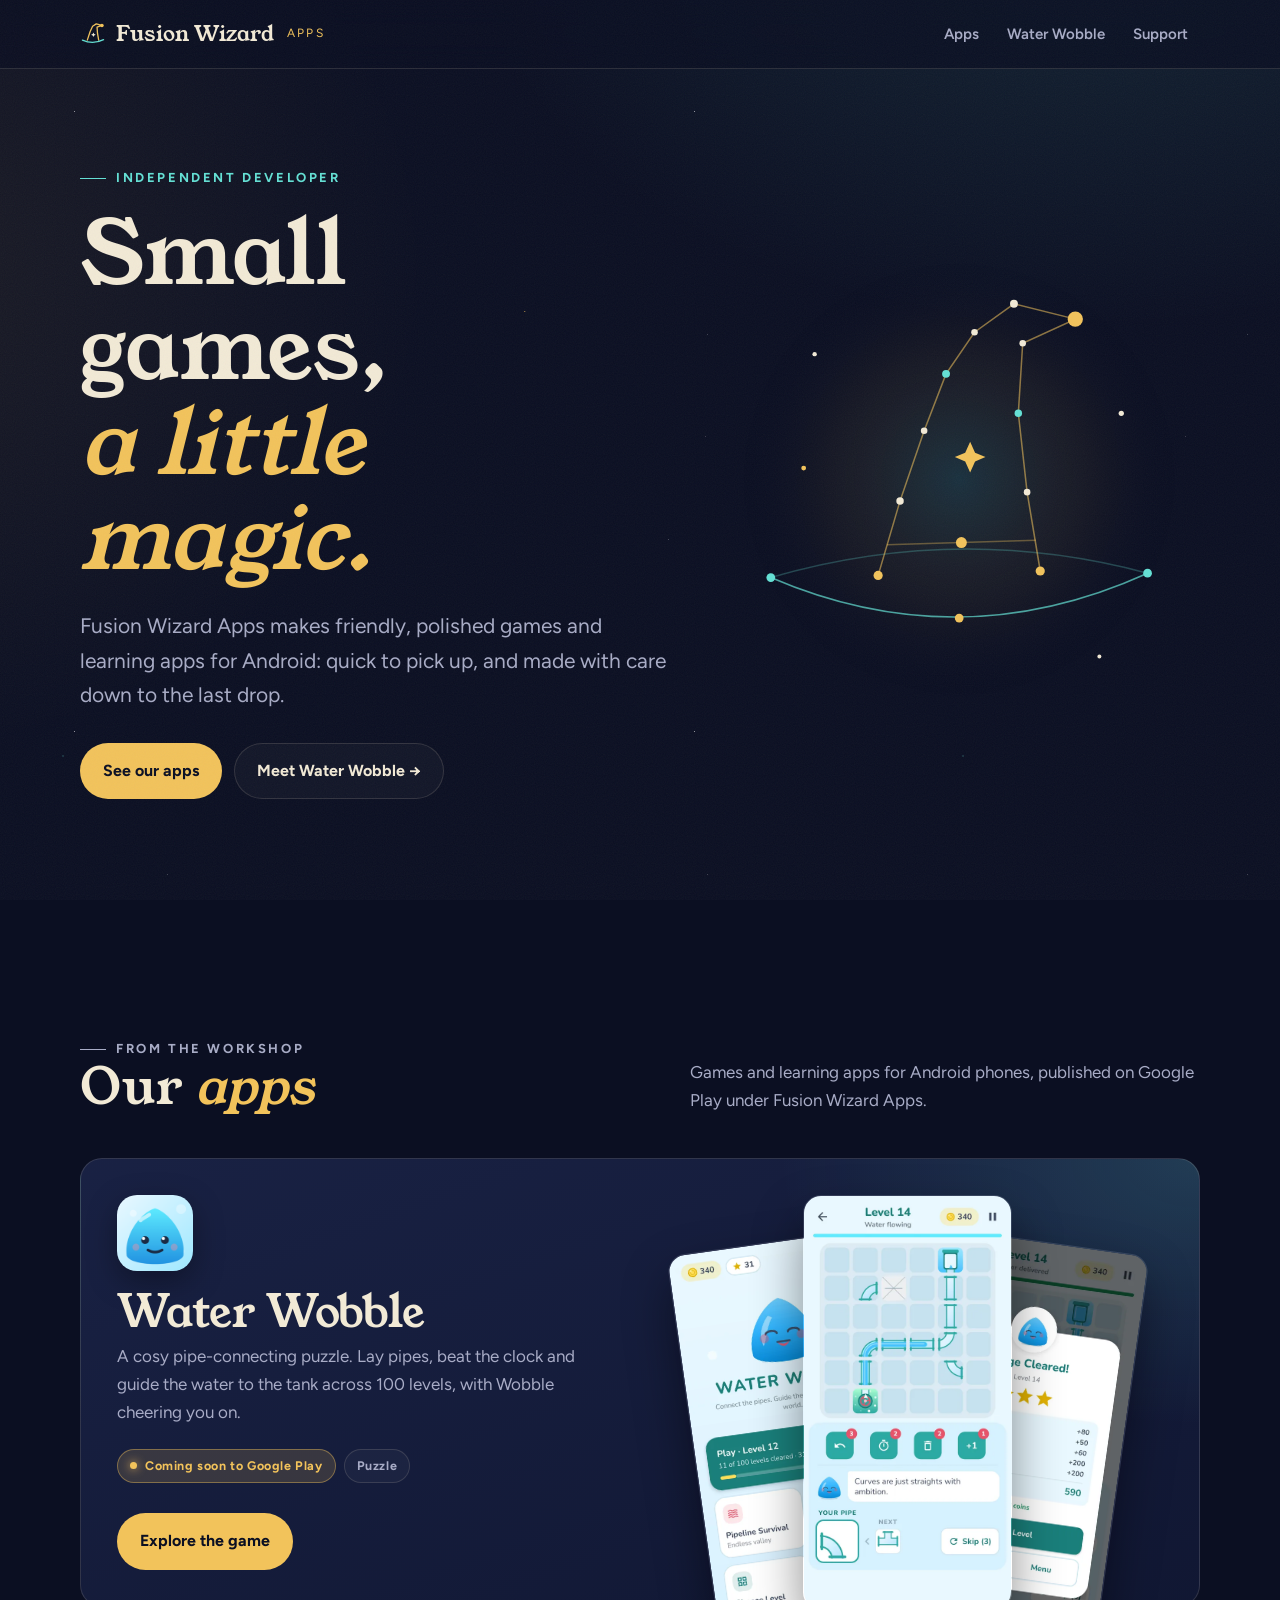
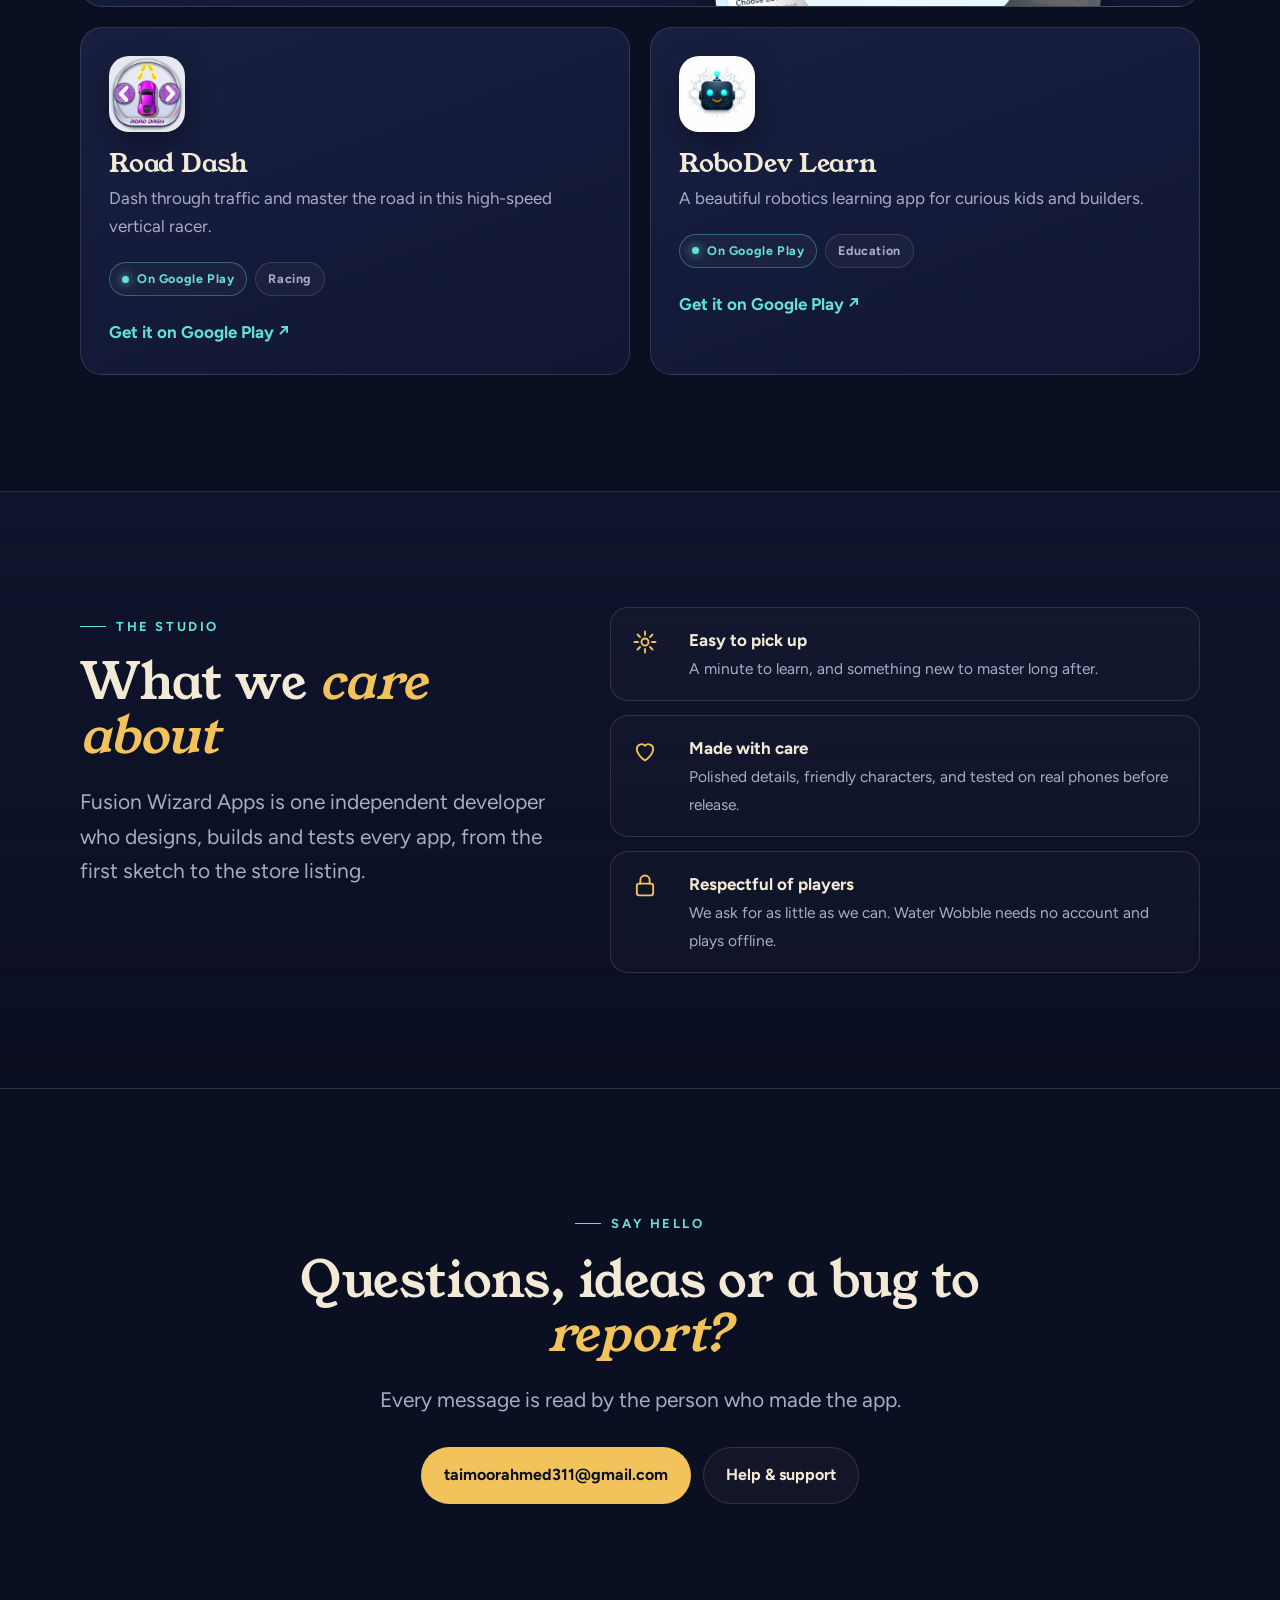
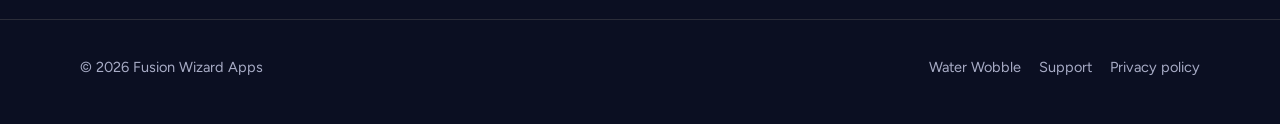
<file: index.html>
<!doctype html>
<html lang="en">
<head>
<meta charset="utf-8">
<meta name="viewport" content="width=device-width, initial-scale=1">
<title>Fusion Wizard Apps</title>
<meta name="description" content="Fusion Wizard Apps is an independent developer making friendly, polished games and learning apps for Android, including Water Wobble, Road Dash and RoboDev Learn.">
<meta name="theme-color" content="#0b0f22">
<link rel="canonical" href="https://fusionwizardapps.github.io/">
<meta property="og:type" content="website">
<meta property="og:title" content="Fusion Wizard Apps">
<meta property="og:description" content="Small games and learning apps for Android, made with a little magic.">
<meta property="og:image" content="https://fusionwizardapps.github.io/assets/img/og-water-wobble.jpg">
<link rel="icon" type="image/svg+xml" href="/assets/favicon.svg">
<link rel="preconnect" href="https://fonts.googleapis.com">
<link rel="preconnect" href="https://fonts.gstatic.com" crossorigin>
<link href="https://fonts.googleapis.com/css2?family=Figtree:wght@400;600;700&family=Young+Serif&display=swap" rel="stylesheet">
<link rel="stylesheet" href="/assets/site.css?v=7">
</head>
<body>
<a class="skip" href="#main">Skip to content</a>

<header class="site-head">
  <div class="wrap">
    <a class="brand" href="/" aria-label="Fusion Wizard Apps, home">
      <svg viewBox="0 0 32 32" aria-hidden="true"><path d="M9 23.5 L12.5 13 L15.5 6.5 L20 3.5 L27 5.5 L21 7.5 L21.5 15 L23 23.5" fill="none" stroke="#f2c35b" stroke-width="1.6" stroke-linejoin="round" stroke-linecap="round"/><path d="M3 23.5 Q16 29.5 29 23" fill="none" stroke="#63e1d5" stroke-width="1.6" stroke-linecap="round"/><circle cx="27" cy="5.5" r="2.2" fill="#f2c35b"/><path d="M16.5 14 l.9 2 2 .9 -2 .9 -.9 2 -.9 -2 -2 -.9 2 -.9 z" fill="#f2ead6"/></svg>
      Fusion Wizard <small>Apps</small>
    </a>
    <nav class="nav" aria-label="Main">
      <a href="/#apps">Apps</a>
      <a href="/water-wobble/">Water Wobble</a>
      <a href="/support/">Support</a>
    </nav>
  </div>
</header>

<main id="main">
  <section class="hero">
    <div class="wrap">
      <div>
        <p class="eyebrow rise">Independent developer</p>
        <h1 class="rise d1">Small games,<br><em>a little magic.</em></h1>
        <p class="lede rise d2">Fusion Wizard Apps makes friendly, polished games and learning apps for Android: quick to pick up, and made with care down to the last drop.</p>
        <div class="row rise d3">
          <a class="btn btn-gold" href="#apps">See our apps</a>
          <a class="btn btn-ghost" href="/water-wobble/">Meet Water Wobble →</a>
        </div>
      </div>

      <!-- A wizard's hat traced in stars: wide brim, a cone whose tip bends over, a band with a buckle star. -->
      <svg class="hat rise d2" viewBox="0 0 420 420" role="img" aria-label="A wizard's hat traced in stars">
        <defs>
          <radialGradient id="halo" cx="50%" cy="50%" r="50%">
            <stop offset="0%" stop-color="#63e1d5" stop-opacity=".18"/>
            <stop offset="60%" stop-color="#f2c35b" stop-opacity=".05"/>
            <stop offset="100%" stop-color="#0b0f22" stop-opacity="0"/>
          </radialGradient>
        </defs>
        <circle class="halo" cx="212" cy="210" r="200"/>
        <!-- brim: the back edge faint, the front edge bright -->
        <path class="thread brim back" d="M40 300 Q212 250 384 296"/>
        <path class="thread brim" d="M40 300 Q212 374 384 296"/>
        <!-- cone: left edge up to the bend, the tip drooping forward, then the right edge back down -->
        <path class="thread" d="M138 298 L158 230 L180 166 L200 114 L226 76 L262 50 L318 64 L270 86 L266 150 L274 222 L286 294"/>
        <!-- band -->
        <path class="thread band" d="M146 270 L282 266"/>
        <path class="sparkle" d="M222 176 L226.5 186 L236 190 L226.5 194 L222 204 L217.5 194 L208 190 L217.5 186 Z"/>
        <circle class="star gold" cx="318" cy="64" r="7"/>
        <circle class="star" cx="262" cy="50" r="3.6"/>
        <circle class="star" cx="226" cy="76" r="3"/>
        <circle class="star aqua" cx="200" cy="114" r="3.6"/>
        <circle class="star" cx="180" cy="166" r="3"/>
        <circle class="star" cx="158" cy="230" r="3.4"/>
        <circle class="star gold" cx="138" cy="298" r="4.2"/>
        <circle class="star" cx="270" cy="86" r="3"/>
        <circle class="star aqua" cx="266" cy="150" r="3.4"/>
        <circle class="star" cx="274" cy="222" r="3"/>
        <circle class="star gold" cx="286" cy="294" r="4.2"/>
        <circle class="star gold" cx="214" cy="268" r="5"/>
        <circle class="star aqua" cx="40" cy="300" r="4"/>
        <circle class="star aqua" cx="384" cy="296" r="4"/>
        <circle class="star gold" cx="212" cy="337" r="4"/>
        <circle class="star" cx="80" cy="96" r="2"/>
        <circle class="star" cx="360" cy="150" r="2.4"/>
        <circle class="star gold" cx="70" cy="200" r="2.2"/>
        <circle class="star" cx="340" cy="372" r="1.8"/>
      </svg>
    </div>
  </section>

  <section id="apps">
    <div class="wrap">
      <div class="section-head">
        <div>
          <p class="eyebrow">From the workshop</p>
          <h2>Our <em>apps</em></h2>
        </div>
        <p>Games and learning apps for Android phones, published on Google Play under Fusion Wizard Apps.</p>
      </div>

      <div class="apps">
        <article class="card card-feature">
          <div>
            <img class="icon" src="/assets/img/ww-icon-192.png" width="76" height="76" alt="Water Wobble app icon">
            <h3>Water Wobble</h3>
            <p>A cosy pipe-connecting puzzle. Lay pipes, beat the clock and guide the water to the tank across 100 levels, with Wobble cheering you on.</p>
            <div class="meta">
              <span class="chip soon"><span class="dot"></span>Coming soon to Google Play</span>
              <span class="chip">Puzzle</span>
            </div>
            <div class="row"><a class="btn btn-gold" href="/water-wobble/">Explore the game</a></div>
          </div>
          <div class="fan" aria-hidden="true">
            <img src="/assets/img/ww-menu.webp" width="540" height="1080" alt="" loading="lazy">
            <img src="/assets/img/ww-flow.webp" width="540" height="1080" alt="" loading="lazy">
            <img src="/assets/img/ww-win.webp" width="540" height="1080" alt="" loading="lazy">
          </div>
        </article>

        <article class="card card-small">
          <img class="icon" src="/assets/img/road-dash-icon.webp" width="76" height="76" alt="Road Dash app icon" loading="lazy">
          <h3>Road Dash</h3>
          <p>Dash through traffic and master the road in this high-speed vertical racer.</p>
          <div class="meta">
            <span class="chip live"><span class="dot"></span>On Google Play</span>
            <span class="chip">Racing</span>
          </div>
          <p style="margin:22px 0 0"><a class="go" href="https://play.google.com/store/apps/details?id=com.road.dash.game" rel="noopener">Get it on Google Play ↗</a></p>
        </article>

        <article class="card card-small">
          <img class="icon" src="/assets/img/robodev-icon.webp" width="76" height="76" alt="RoboDev Learn app icon" loading="lazy">
          <h3>RoboDev Learn</h3>
          <p>A beautiful robotics learning app for curious kids and builders.</p>
          <div class="meta">
            <span class="chip live"><span class="dot"></span>On Google Play</span>
            <span class="chip">Education</span>
          </div>
          <p style="margin:22px 0 0"><a class="go" href="https://play.google.com/store/apps/details?id=com.robodev.learn" rel="noopener">Get it on Google Play ↗</a></p>
        </article>
      </div>
    </div>
  </section>

  <section class="studio">
    <div class="wrap">
      <div>
        <p class="eyebrow">The studio</p>
        <h2>What we <em>care about</em></h2>
        <p class="lede">Fusion Wizard Apps is one independent developer who designs, builds and tests every app, from the first sketch to the store listing.</p>
      </div>
      <ul class="tenets">
        <li>
          <svg viewBox="0 0 24 24" fill="none" stroke="currentColor" stroke-width="1.6" stroke-linecap="round" stroke-linejoin="round" aria-hidden="true"><path d="M12 3v3M12 18v3M3 12h3M18 12h3M5.6 5.6l2.1 2.1M16.3 16.3l2.1 2.1M5.6 18.4l2.1-2.1M16.3 7.7l2.1-2.1"/><circle cx="12" cy="12" r="3"/></svg>
          <div><b>Easy to pick up</b><span>A minute to learn, and something new to master long after.</span></div>
        </li>
        <li>
          <svg viewBox="0 0 24 24" fill="none" stroke="currentColor" stroke-width="1.6" stroke-linecap="round" stroke-linejoin="round" aria-hidden="true"><path d="M12 21s-7-4.4-7-10a4 4 0 0 1 7-2.6A4 4 0 0 1 19 11c0 5.6-7 10-7 10z"/></svg>
          <div><b>Made with care</b><span>Polished details, friendly characters, and tested on real phones before release.</span></div>
        </li>
        <li>
          <svg viewBox="0 0 24 24" fill="none" stroke="currentColor" stroke-width="1.6" stroke-linecap="round" stroke-linejoin="round" aria-hidden="true"><rect x="5" y="10" width="14" height="10" rx="2"/><path d="M8 10V7a4 4 0 0 1 8 0v3"/></svg>
          <div><b>Respectful of players</b><span>We ask for as little as we can. Water Wobble needs no account and plays offline.</span></div>
        </li>
      </ul>
    </div>
  </section>

  <section class="contact">
    <div class="wrap">
      <p class="eyebrow" style="justify-content:center">Say hello</p>
      <h2>Questions, ideas or a bug to <em>report?</em></h2>
      <p class="lede" style="margin-inline:auto">Every message is read by the person who made the app.</p>
      <div class="row">
        <a class="btn btn-gold" href="mailto:taimoorahmed311@gmail.com">taimoorahmed311@gmail.com</a>
        <a class="btn btn-ghost" href="/support/">Help &amp; support</a>
      </div>
    </div>
  </section>
</main>

<footer class="site-foot">
  <div class="wrap">
    <span>© 2026 Fusion Wizard Apps</span>
    <nav aria-label="Footer">
      <a href="/water-wobble/">Water Wobble</a>
      <a href="/support/">Support</a>
      <a href="/privacy-policy/">Privacy policy</a>
    </nav>
  </div>
</footer>
</body>
</html>
</file>
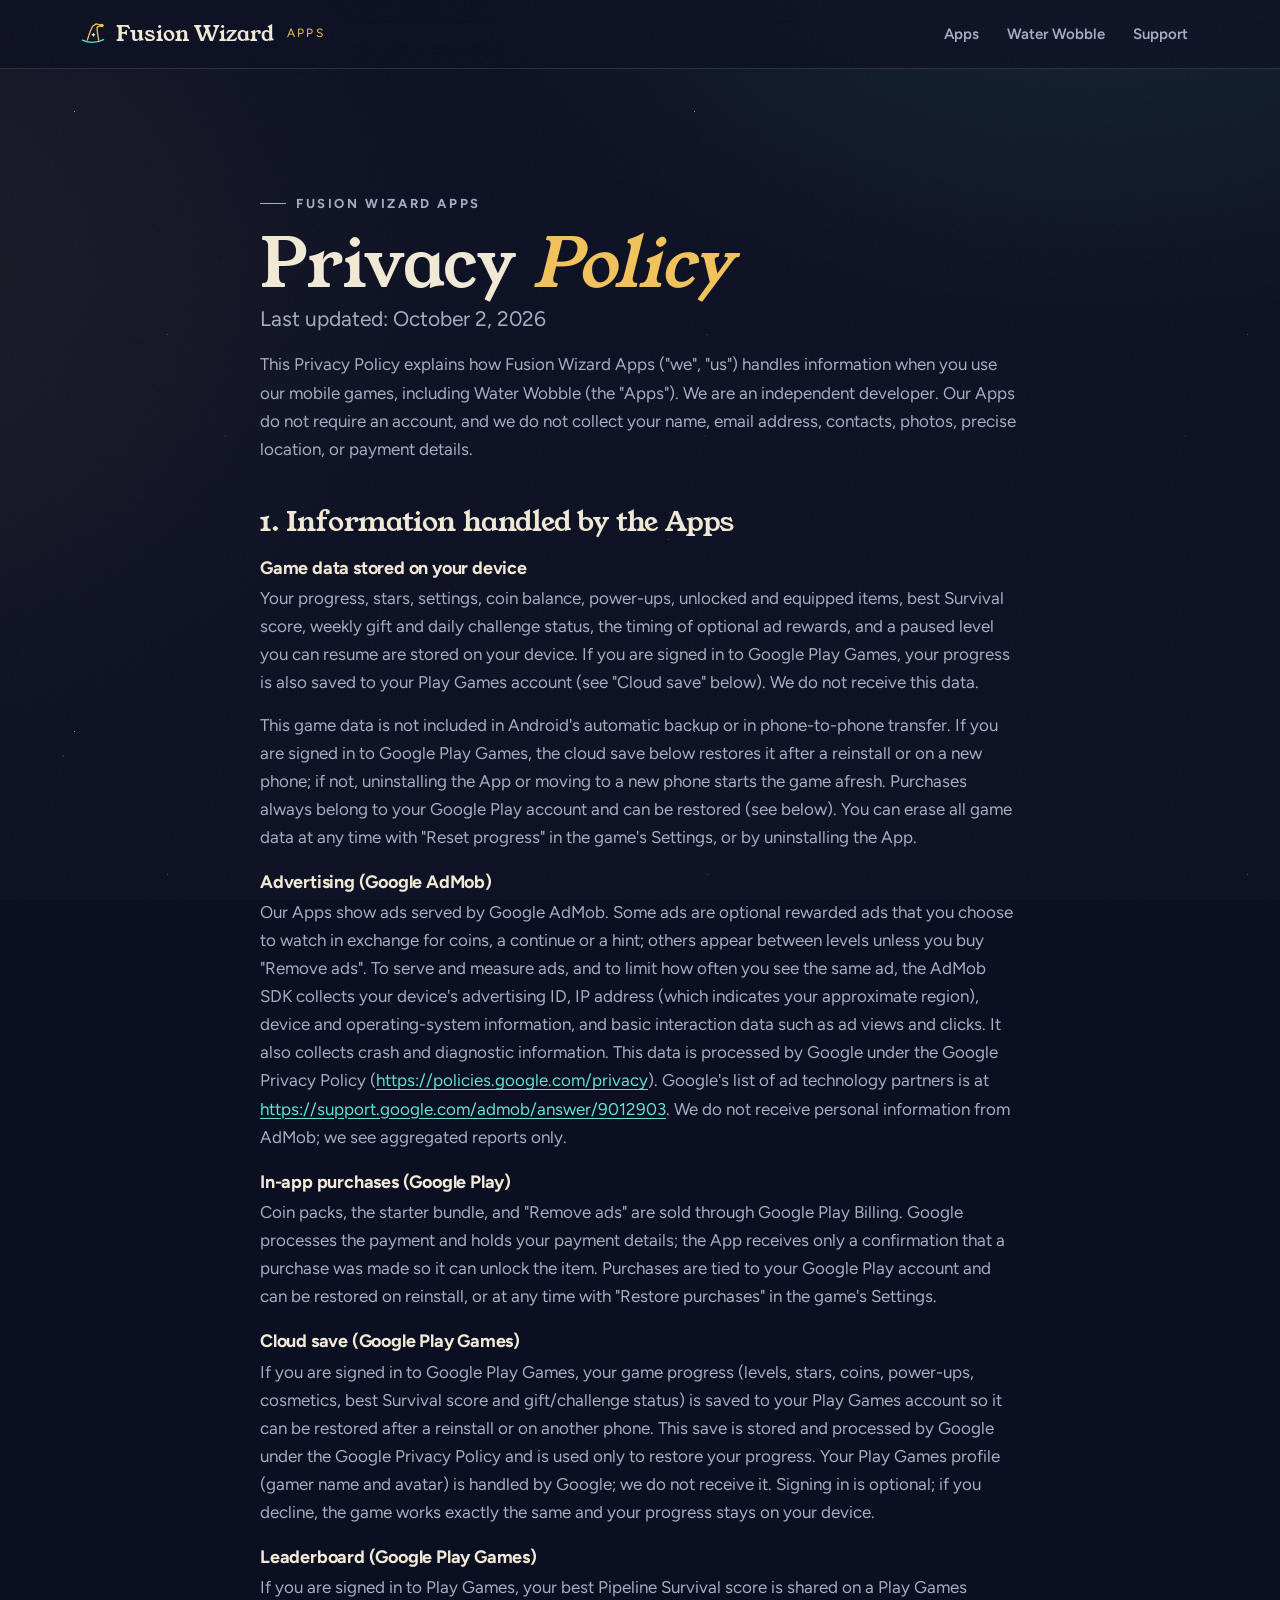
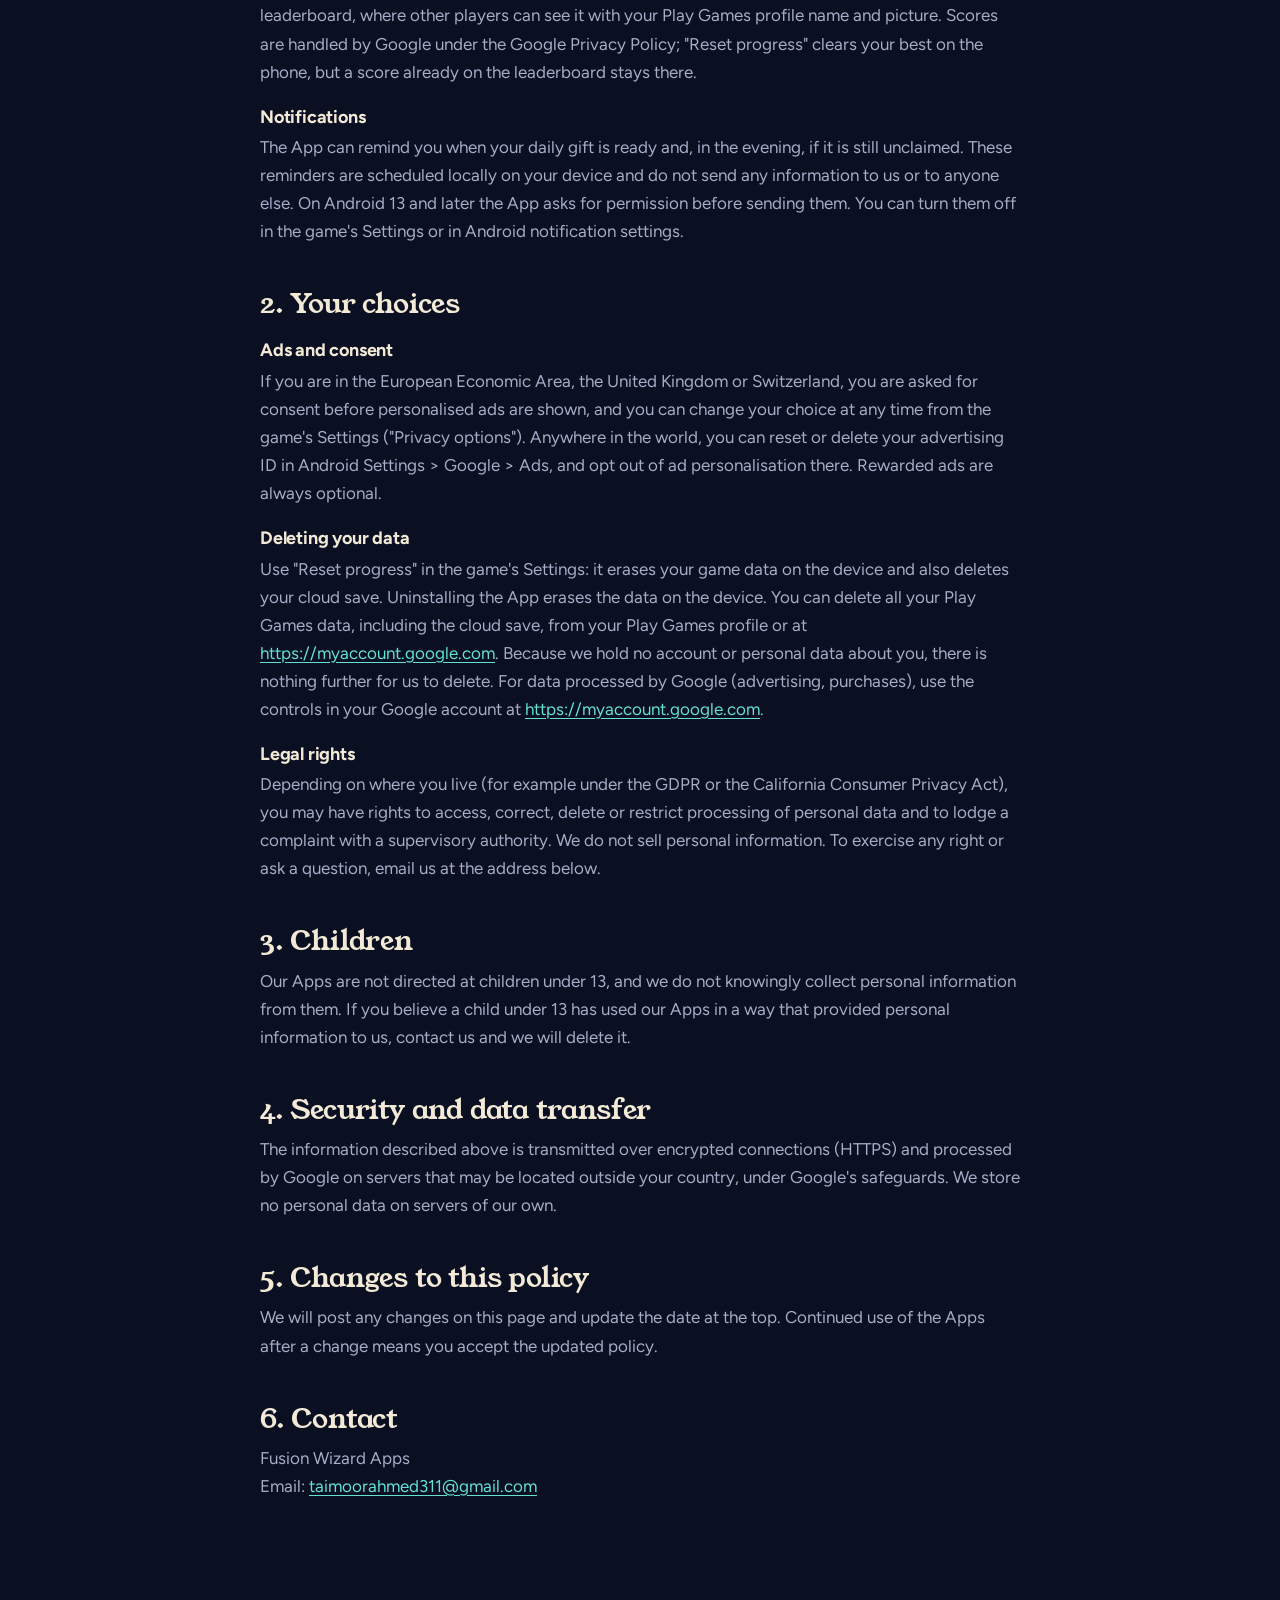
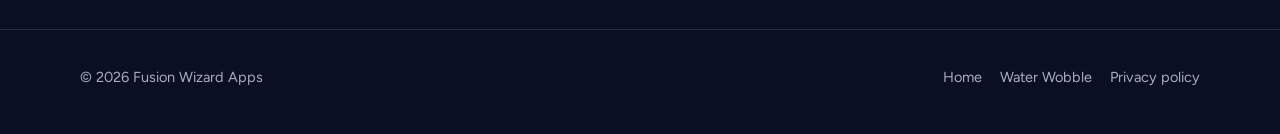
<file: privacy-policy/index.html>
<!doctype html>
<html lang="en">
<head>
<meta charset="utf-8">
<meta name="viewport" content="width=device-width, initial-scale=1">
<title>Privacy Policy</title>
<meta name="description" content="How Fusion Wizard Apps and its games, including Water Wobble, handle your information.">
<meta name="theme-color" content="#0b0f22">
<link rel="canonical" href="https://fusionwizardapps.github.io/privacy-policy/">
<link rel="icon" type="image/svg+xml" href="/assets/favicon.svg">
<link rel="preconnect" href="https://fonts.googleapis.com">
<link rel="preconnect" href="https://fonts.gstatic.com" crossorigin>
<link href="https://fonts.googleapis.com/css2?family=Figtree:wght@400;600;700&family=Young+Serif&display=swap" rel="stylesheet">
<link rel="stylesheet" href="/assets/site.css?v=7">
</head>
<body>
<a class="skip" href="#main">Skip to content</a>

<header class="site-head">
  <div class="wrap">
    <a class="brand" href="/" aria-label="Fusion Wizard Apps, home">
      <svg viewBox="0 0 32 32" aria-hidden="true"><path d="M9 23.5 L12.5 13 L15.5 6.5 L20 3.5 L27 5.5 L21 7.5 L21.5 15 L23 23.5" fill="none" stroke="#f2c35b" stroke-width="1.6" stroke-linejoin="round" stroke-linecap="round"/><path d="M3 23.5 Q16 29.5 29 23" fill="none" stroke="#63e1d5" stroke-width="1.6" stroke-linecap="round"/><circle cx="27" cy="5.5" r="2.2" fill="#f2c35b"/><path d="M16.5 14 l.9 2 2 .9 -2 .9 -.9 2 -.9 -2 -2 -.9 2 -.9 z" fill="#f2ead6"/></svg>
      Fusion Wizard <small>Apps</small>
    </a>
    <nav class="nav" aria-label="Main">
      <a href="/#apps">Apps</a>
      <a href="/water-wobble/">Water Wobble</a>
      <a href="/support/">Support</a>
    </nav>
  </div>
</header>

<main id="main">
  <section>
    <div class="wrap prose policy">
      <p class="eyebrow rise">Fusion Wizard Apps</p>
      <h1 class="rise d1" style="font-size:clamp(40px,6vw,68px)">Privacy <em>Policy</em></h1>
      <p class="lede rise d2">Last updated: October 2, 2026</p>

      <div class="rise d3">
      <p>This Privacy Policy explains how Fusion Wizard Apps ("we", "us") handles information when you use our mobile games, including Water Wobble (the "Apps"). We are an independent developer. Our Apps do not require an account, and we do not collect your name, email address, contacts, photos, precise location, or payment details.</p>

      <h2>1. Information handled by the Apps</h2>
      <h3>Game data stored on your device</h3>
      <p>Your progress, stars, settings, coin balance, power-ups, unlocked and equipped items, best Survival score, weekly gift and daily challenge status, the timing of optional ad rewards, and a paused level you can resume are stored on your device. If you are signed in to Google Play Games, your progress is also saved to your Play Games account (see "Cloud save" below). We do not receive this data.</p>
      <p>This game data is not included in Android's automatic backup or in phone-to-phone transfer. If you are signed in to Google Play Games, the cloud save below restores it after a reinstall or on a new phone; if not, uninstalling the App or moving to a new phone starts the game afresh. Purchases always belong to your Google Play account and can be restored (see below). You can erase all game data at any time with "Reset progress" in the game's Settings, or by uninstalling the App.</p>
      <h3>Advertising (Google AdMob)</h3>
      <p>Our Apps show ads served by Google AdMob. Some ads are optional rewarded ads that you choose to watch in exchange for coins, a continue or a hint; others appear between levels unless you buy "Remove ads". To serve and measure ads, and to limit how often you see the same ad, the AdMob SDK collects your device's advertising ID, IP address (which indicates your approximate region), device and operating-system information, and basic interaction data such as ad views and clicks. It also collects crash and diagnostic information. This data is processed by Google under the Google Privacy Policy (<a href="https://policies.google.com/privacy">https://policies.google.com/privacy</a>). Google's list of ad technology partners is at <a href="https://support.google.com/admob/answer/9012903">https://support.google.com/admob/answer/9012903</a>. We do not receive personal information from AdMob; we see aggregated reports only.</p>
      <h3>In-app purchases (Google Play)</h3>
      <p>Coin packs, the starter bundle, and "Remove ads" are sold through Google Play Billing. Google processes the payment and holds your payment details; the App receives only a confirmation that a purchase was made so it can unlock the item. Purchases are tied to your Google Play account and can be restored on reinstall, or at any time with "Restore purchases" in the game's Settings.</p>
      <h3>Cloud save (Google Play Games)</h3>
      <p>If you are signed in to Google Play Games, your game progress (levels, stars, coins, power-ups, cosmetics, best Survival score and gift/challenge status) is saved to your Play Games account so it can be restored after a reinstall or on another phone. This save is stored and processed by Google under the Google Privacy Policy and is used only to restore your progress. Your Play Games profile (gamer name and avatar) is handled by Google; we do not receive it. Signing in is optional; if you decline, the game works exactly the same and your progress stays on your device.</p>
      <h3>Leaderboard (Google Play Games)</h3>
      <p>If you are signed in to Play Games, your best Pipeline Survival score is shared on a Play Games leaderboard, where other players can see it with your Play Games profile name and picture. Scores are handled by Google under the Google Privacy Policy; "Reset progress" clears your best on the phone, but a score already on the leaderboard stays there.</p>
      <h3>Notifications</h3>
      <p>The App can remind you when your daily gift is ready and, in the evening, if it is still unclaimed. These reminders are scheduled locally on your device and do not send any information to us or to anyone else. On Android 13 and later the App asks for permission before sending them. You can turn them off in the game's Settings or in Android notification settings.</p>

      <h2>2. Your choices</h2>
      <h3>Ads and consent</h3>
      <p>If you are in the European Economic Area, the United Kingdom or Switzerland, you are asked for consent before personalised ads are shown, and you can change your choice at any time from the game's Settings ("Privacy options"). Anywhere in the world, you can reset or delete your advertising ID in Android Settings &gt; Google &gt; Ads, and opt out of ad personalisation there. Rewarded ads are always optional.</p>
      <h3 id="deleting-your-data" style="scroll-margin-top:88px">Deleting your data</h3>
      <p>Use "Reset progress" in the game's Settings: it erases your game data on the device and also deletes your cloud save. Uninstalling the App erases the data on the device. You can delete all your Play Games data, including the cloud save, from your Play Games profile or at <a href="https://myaccount.google.com">https://myaccount.google.com</a>. Because we hold no account or personal data about you, there is nothing further for us to delete. For data processed by Google (advertising, purchases), use the controls in your Google account at <a href="https://myaccount.google.com">https://myaccount.google.com</a>.</p>
      <h3>Legal rights</h3>
      <p>Depending on where you live (for example under the GDPR or the California Consumer Privacy Act), you may have rights to access, correct, delete or restrict processing of personal data and to lodge a complaint with a supervisory authority. We do not sell personal information. To exercise any right or ask a question, email us at the address below.</p>

      <h2>3. Children</h2>
      <p>Our Apps are not directed at children under 13, and we do not knowingly collect personal information from them. If you believe a child under 13 has used our Apps in a way that provided personal information to us, contact us and we will delete it.</p>

      <h2>4. Security and data transfer</h2>
      <p>The information described above is transmitted over encrypted connections (HTTPS) and processed by Google on servers that may be located outside your country, under Google's safeguards. We store no personal data on servers of our own.</p>

      <h2>5. Changes to this policy</h2>
      <p>We will post any changes on this page and update the date at the top. Continued use of the Apps after a change means you accept the updated policy.</p>

      <h2>6. Contact</h2>
      <p>Fusion Wizard Apps<br>Email: <a href="mailto:taimoorahmed311@gmail.com">taimoorahmed311@gmail.com</a></p>
      </div>
    </div>
  </section>
</main>

<footer class="site-foot">
  <div class="wrap">
    <span>© 2026 Fusion Wizard Apps</span>
    <nav aria-label="Footer">
      <a href="/">Home</a>
      <a href="/water-wobble/">Water Wobble</a>
      <a href="/privacy-policy/">Privacy policy</a>
    </nav>
  </div>
</footer>
</body>
</html>
</file>
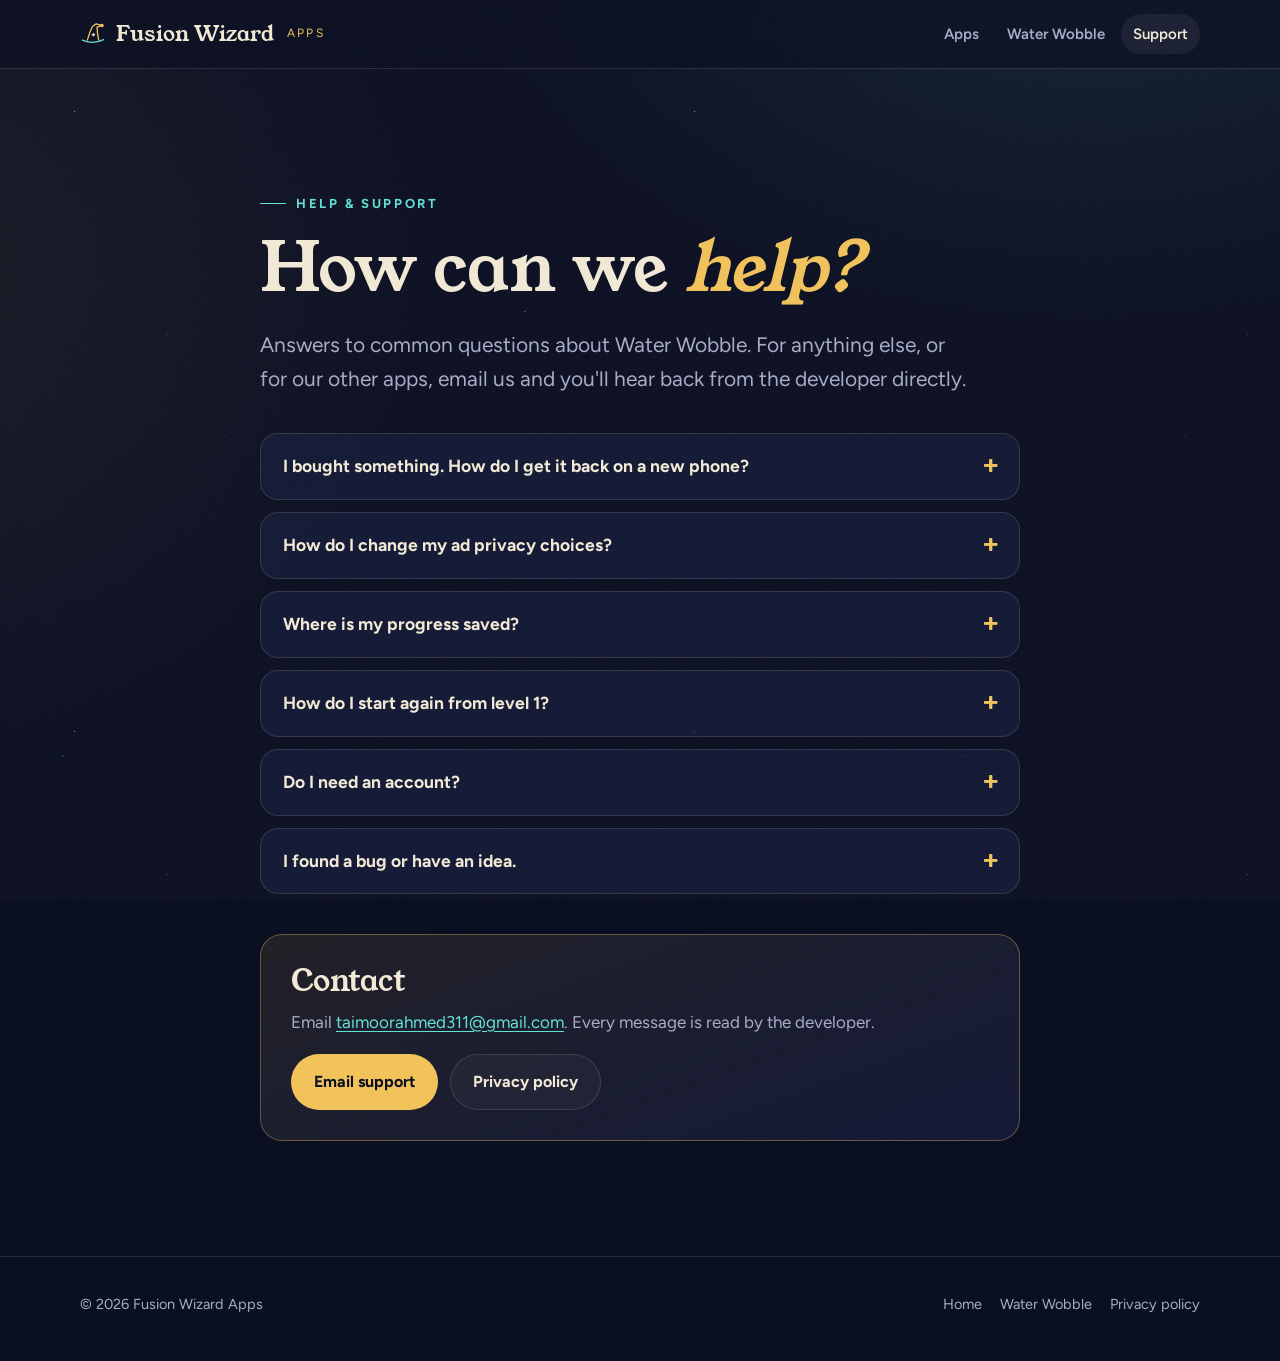
<file: support/index.html>
<!doctype html>
<html lang="en">
<head>
<meta charset="utf-8">
<meta name="viewport" content="width=device-width, initial-scale=1">
<title>Help &amp; Support</title>
<meta name="description" content="Help with Fusion Wizard Apps games: purchases, ads and privacy choices, progress, and how to get in touch.">
<meta name="theme-color" content="#0b0f22">
<link rel="canonical" href="https://fusionwizardapps.github.io/support/">
<link rel="icon" type="image/svg+xml" href="/assets/favicon.svg">
<link rel="preconnect" href="https://fonts.googleapis.com">
<link rel="preconnect" href="https://fonts.gstatic.com" crossorigin>
<link href="https://fonts.googleapis.com/css2?family=Figtree:wght@400;600;700&family=Young+Serif&display=swap" rel="stylesheet">
<link rel="stylesheet" href="/assets/site.css?v=7">
</head>
<body>
<a class="skip" href="#main">Skip to content</a>

<header class="site-head">
  <div class="wrap">
    <a class="brand" href="/" aria-label="Fusion Wizard Apps, home">
      <svg viewBox="0 0 32 32" aria-hidden="true"><path d="M9 23.5 L12.5 13 L15.5 6.5 L20 3.5 L27 5.5 L21 7.5 L21.5 15 L23 23.5" fill="none" stroke="#f2c35b" stroke-width="1.6" stroke-linejoin="round" stroke-linecap="round"/><path d="M3 23.5 Q16 29.5 29 23" fill="none" stroke="#63e1d5" stroke-width="1.6" stroke-linecap="round"/><circle cx="27" cy="5.5" r="2.2" fill="#f2c35b"/><path d="M16.5 14 l.9 2 2 .9 -2 .9 -.9 2 -.9 -2 -2 -.9 2 -.9 z" fill="#f2ead6"/></svg>
      Fusion Wizard <small>Apps</small>
    </a>
    <nav class="nav" aria-label="Main">
      <a href="/#apps">Apps</a>
      <a href="/water-wobble/">Water Wobble</a>
      <a href="/support/" aria-current="page">Support</a>
    </nav>
  </div>
</header>

<main id="main">
  <section>
    <div class="wrap prose">
      <p class="eyebrow rise">Help &amp; support</p>
      <h1 class="rise d1" style="font-size:clamp(40px,6vw,68px)">How can we <em>help?</em></h1>
      <p class="lede rise d2">Answers to common questions about Water Wobble. For anything else, or for our other apps, email us and you'll hear back from the developer directly.</p>

      <div class="faq rise d3">
        <details>
          <summary>I bought something. How do I get it back on a new phone?</summary>
          <p>Purchases belong to your Google Play account. Sign in to the same Google account on the new phone, install the game, then open <b>Settings → Privacy &amp; ads → Restore purchases</b>. "Remove ads" and the starter bundle come back straight away.</p>
        </details>
        <details>
          <summary>How do I change my ad privacy choices?</summary>
          <p>Open <b>Settings → Privacy &amp; ads → Privacy &amp; ads settings</b>. If you are in the EEA, the UK or Switzerland, this reopens the consent message so you can change your answer at any time. Anywhere, you can also reset or delete your advertising ID in Android Settings → Google → Ads.</p>
        </details>
        <details>
          <summary>Where is my progress saved?</summary>
          <p>On your phone. Levels, stars, coins and unlocked items are stored by the game on the device, so it works offline. Uninstalling the game or clearing its data removes that progress; purchases can always be restored as above.</p>
        </details>
        <details>
          <summary>How do I start again from level 1?</summary>
          <p>Open <b>Settings → Progress → Reset progress</b> and confirm. This clears your levels, stars, coins and unlocked items on this phone. Purchases are not affected.</p>
        </details>
        <details>
          <summary>Do I need an account?</summary>
          <p>No. There is no sign-up and we don't collect your name, email address or contacts.</p>
        </details>
        <details>
          <summary>I found a bug or have an idea.</summary>
          <p>Please email us. Tell us the app, your phone model and what happened; a screenshot helps a lot.</p>
        </details>
      </div>

      <div class="panel">
        <h2>Contact</h2>
        <p style="color:var(--muted);margin:10px 0 0">Email <a href="mailto:taimoorahmed311@gmail.com">taimoorahmed311@gmail.com</a>. Every message is read by the developer.</p>
        <div class="row" style="margin-top:18px">
          <a class="btn btn-gold" href="mailto:taimoorahmed311@gmail.com?subject=Water%20Wobble%20support">Email support</a>
          <a class="btn btn-ghost" href="/privacy-policy/">Privacy policy</a>
        </div>
      </div>
    </div>
  </section>
</main>

<footer class="site-foot">
  <div class="wrap">
    <span>© 2026 Fusion Wizard Apps</span>
    <nav aria-label="Footer">
      <a href="/">Home</a>
      <a href="/water-wobble/">Water Wobble</a>
      <a href="/privacy-policy/">Privacy policy</a>
    </nav>
  </div>
</footer>
</body>
</html>
</file>
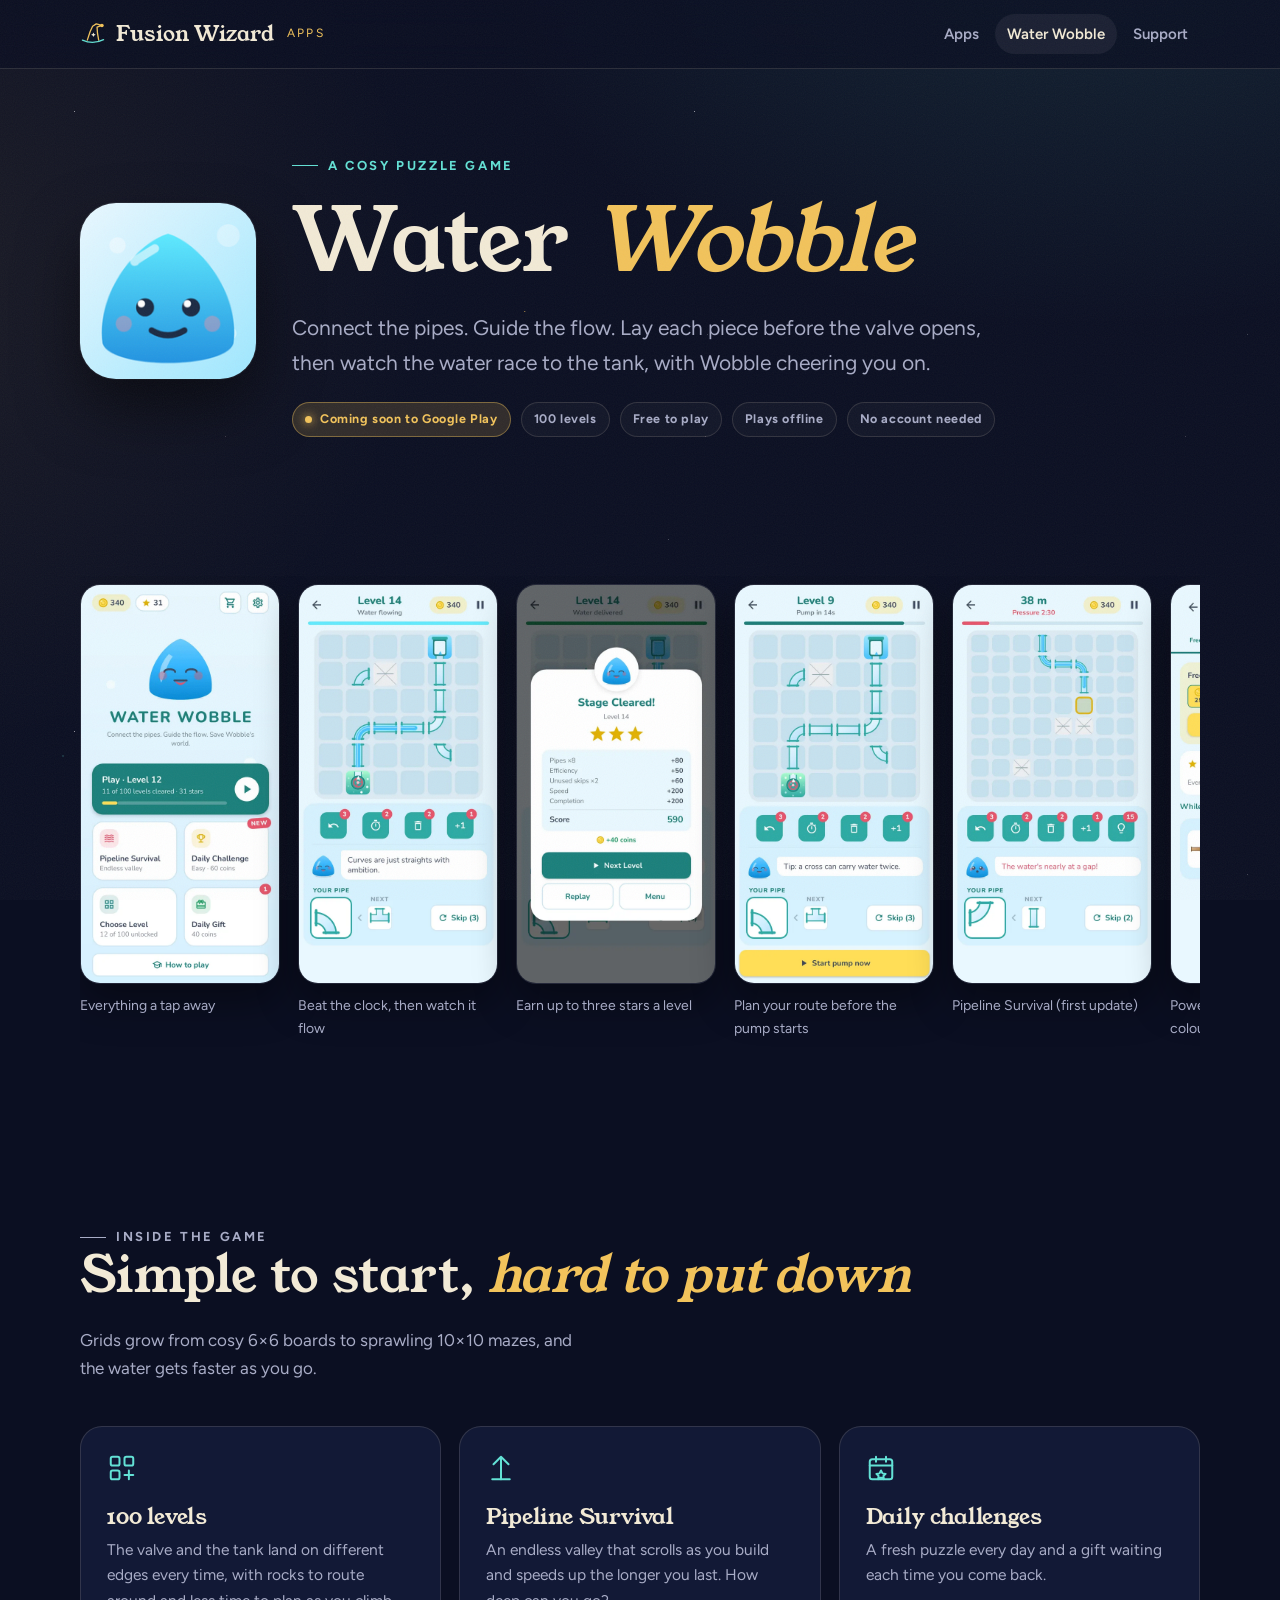
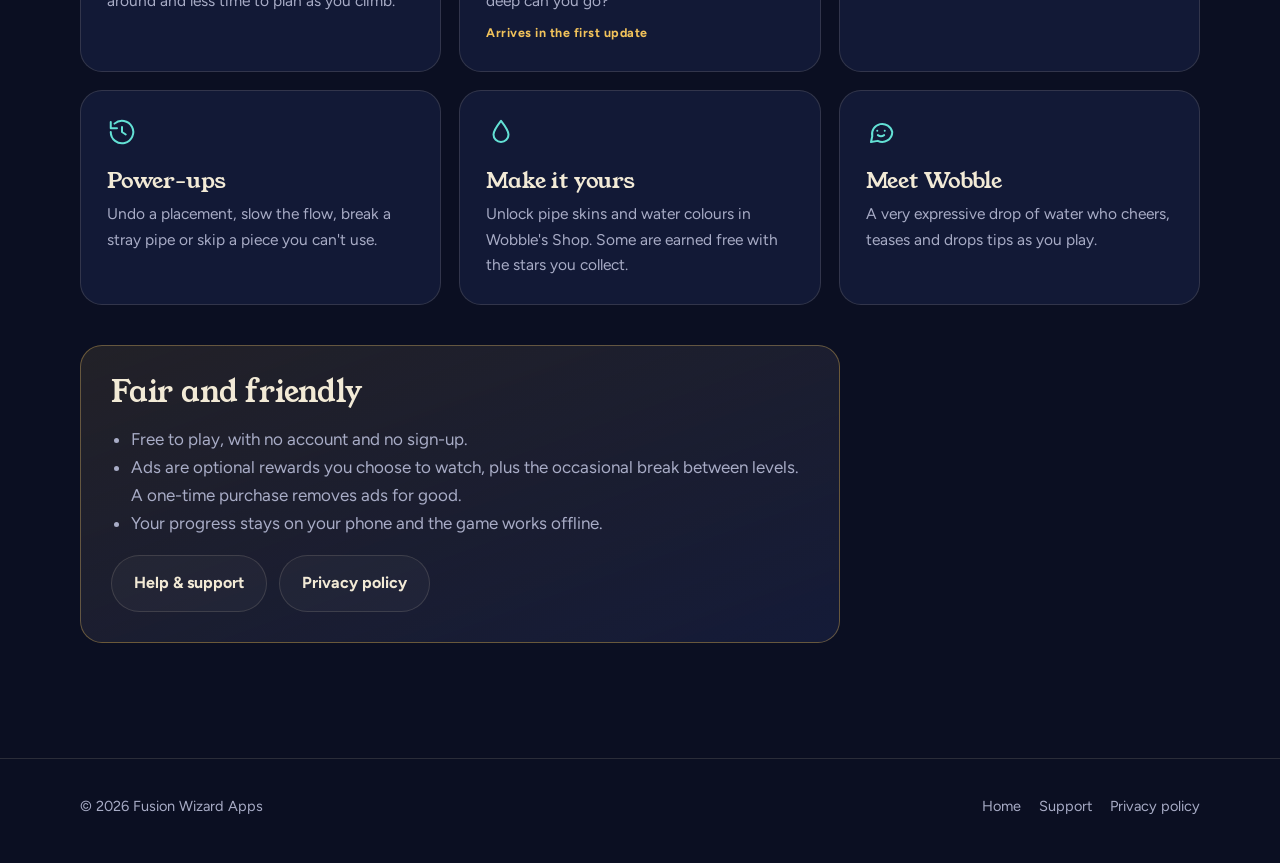
<file: water-wobble/index.html>
<!doctype html>
<html lang="en">
<head>
<meta charset="utf-8">
<meta name="viewport" content="width=device-width, initial-scale=1">
<title>Water Wobble</title>
<meta name="description" content="Water Wobble is a cosy pipe-connecting puzzle for Android: 100 levels, daily challenges, power-ups and Wobble, a very expressive drop of water.">
<meta name="theme-color" content="#0b0f22">
<link rel="canonical" href="https://fusionwizardapps.github.io/water-wobble/">
<meta property="og:type" content="website">
<meta property="og:title" content="Water Wobble — connect the pipes, guide the flow">
<meta property="og:description" content="A cosy pipe-connecting puzzle for Android. 100 levels, free to play, no account needed.">
<meta property="og:image" content="https://fusionwizardapps.github.io/assets/img/og-water-wobble.jpg">
<link rel="icon" type="image/svg+xml" href="/assets/favicon.svg">
<link rel="preconnect" href="https://fonts.googleapis.com">
<link rel="preconnect" href="https://fonts.gstatic.com" crossorigin>
<link href="https://fonts.googleapis.com/css2?family=Figtree:wght@400;600;700&family=Young+Serif&display=swap" rel="stylesheet">
<link rel="stylesheet" href="/assets/site.css?v=7">
</head>
<body>
<a class="skip" href="#main">Skip to content</a>

<header class="site-head">
  <div class="wrap">
    <a class="brand" href="/" aria-label="Fusion Wizard Apps, home">
      <svg viewBox="0 0 32 32" aria-hidden="true"><path d="M9 23.5 L12.5 13 L15.5 6.5 L20 3.5 L27 5.5 L21 7.5 L21.5 15 L23 23.5" fill="none" stroke="#f2c35b" stroke-width="1.6" stroke-linejoin="round" stroke-linecap="round"/><path d="M3 23.5 Q16 29.5 29 23" fill="none" stroke="#63e1d5" stroke-width="1.6" stroke-linecap="round"/><circle cx="27" cy="5.5" r="2.2" fill="#f2c35b"/><path d="M16.5 14 l.9 2 2 .9 -2 .9 -.9 2 -.9 -2 -2 -.9 2 -.9 z" fill="#f2ead6"/></svg>
      Fusion Wizard <small>Apps</small>
    </a>
    <nav class="nav" aria-label="Main">
      <a href="/#apps">Apps</a>
      <a href="/water-wobble/" aria-current="page">Water Wobble</a>
      <a href="/support/">Support</a>
    </nav>
  </div>
</header>

<main id="main">
  <section class="product-hero">
    <div class="wrap">
      <img class="app-icon rise" src="/assets/img/ww-icon-192.png" width="192" height="192" alt="Water Wobble app icon">
      <div>
        <p class="eyebrow rise d1">A cosy puzzle game</p>
        <h1 class="rise d1">Water <em>Wobble</em></h1>
        <p class="lede rise d2">Connect the pipes. Guide the flow. Lay each piece before the valve opens, then watch the water race to the tank, with Wobble cheering you on.</p>
        <div class="facts rise d3">
          <span class="chip soon"><span class="dot"></span>Coming soon to Google Play</span>
          <span class="chip">100 levels</span>
          <span class="chip">Free to play</span>
          <span class="chip">Plays offline</span>
          <span class="chip">No account needed</span>
        </div>
      </div>
    </div>
  </section>

  <section style="padding-top:24px">
    <div class="wrap">
      <div class="rail" tabindex="0" aria-label="Screenshots">
        <figure><img src="/assets/img/ww-menu.webp" width="540" height="1080" alt="Home screen with Play, Pipeline Survival, Daily Challenge and Daily Gift tiles" loading="lazy"><figcaption>Everything a tap away</figcaption></figure>
        <figure><img src="/assets/img/ww-flow.webp" width="540" height="1080" alt="Water flowing through a winding pipe on a level" loading="lazy"><figcaption>Beat the clock, then watch it flow</figcaption></figure>
        <figure><img src="/assets/img/ww-win.webp" width="540" height="1080" alt="Stage cleared dialog with three stars" loading="lazy"><figcaption>Earn up to three stars a level</figcaption></figure>
        <figure><img src="/assets/img/ww-prep.webp" width="540" height="1080" alt="A level during the countdown before the water starts" loading="lazy"><figcaption>Plan your route before the pump starts</figcaption></figure>
        <figure><img src="/assets/img/ww-survival.webp" width="540" height="1080" alt="Pipeline Survival, an endless scrolling valley" loading="lazy"><figcaption>Pipeline Survival (first update)</figcaption></figure>
        <figure><img src="/assets/img/ww-shop.webp" width="540" height="1080" alt="Wobble's Shop with power-ups and cosmetics" loading="lazy"><figcaption>Power-ups, skins and water colours</figcaption></figure>
      </div>
    </div>
  </section>

  <section style="padding-top:40px">
    <div class="wrap">
      <div class="section-head">
        <div>
          <p class="eyebrow">Inside the game</p>
          <h2>Simple to start, <em>hard to put down</em></h2>
        </div>
        <p>Grids grow from cosy 6×6 boards to sprawling 10×10 mazes, and the water gets faster as you go.</p>
      </div>
      <div class="features">
        <div class="feature">
          <svg viewBox="0 0 24 24" fill="none" stroke="currentColor" stroke-width="1.6" stroke-linecap="round" stroke-linejoin="round" aria-hidden="true"><rect x="3" y="3" width="7" height="7" rx="1.5"/><rect x="14" y="3" width="7" height="7" rx="1.5"/><rect x="3" y="14" width="7" height="7" rx="1.5"/><path d="M14 17.5h7M17.5 14v7"/></svg>
          <h3>100 levels</h3>
          <p>The valve and the tank land on different edges every time, with rocks to route around and less time to plan as you climb.</p>
        </div>
        <div class="feature">
          <svg viewBox="0 0 24 24" fill="none" stroke="currentColor" stroke-width="1.6" stroke-linecap="round" stroke-linejoin="round" aria-hidden="true"><path d="M12 3v18M6 9l6-6 6 6"/><path d="M5 21h14"/></svg>
          <h3>Pipeline Survival</h3>
          <p>An endless valley that scrolls as you build and speeds up the longer you last. How deep can you go?</p>
          <span class="note">Arrives in the first update</span>
        </div>
        <div class="feature">
          <svg viewBox="0 0 24 24" fill="none" stroke="currentColor" stroke-width="1.6" stroke-linecap="round" stroke-linejoin="round" aria-hidden="true"><rect x="3" y="5" width="18" height="16" rx="2"/><path d="M3 10h18M8 3v4M16 3v4"/><path d="M12 14l1.2 2.3 2.5.4-1.8 1.7.4 2.5-2.3-1.2-2.3 1.2.4-2.5-1.8-1.7 2.5-.4z"/></svg>
          <h3>Daily challenges</h3>
          <p>A fresh puzzle every day and a gift waiting each time you come back.</p>
        </div>
        <div class="feature">
          <svg viewBox="0 0 24 24" fill="none" stroke="currentColor" stroke-width="1.6" stroke-linecap="round" stroke-linejoin="round" aria-hidden="true"><path d="M3 12a9 9 0 1 0 3-6.7"/><path d="M3 4v5h5"/><path d="M12 8v4l3 2"/></svg>
          <h3>Power-ups</h3>
          <p>Undo a placement, slow the flow, break a stray pipe or skip a piece you can't use.</p>
        </div>
        <div class="feature">
          <svg viewBox="0 0 24 24" fill="none" stroke="currentColor" stroke-width="1.6" stroke-linecap="round" stroke-linejoin="round" aria-hidden="true"><path d="M12 3c3.5 4.5 6 7.7 6 11a6 6 0 0 1-12 0c0-3.3 2.5-6.5 6-11z"/></svg>
          <h3>Make it yours</h3>
          <p>Unlock pipe skins and water colours in Wobble's Shop. Some are earned free with the stars you collect.</p>
        </div>
        <div class="feature">
          <svg viewBox="0 0 24 24" fill="none" stroke="currentColor" stroke-width="1.6" stroke-linecap="round" stroke-linejoin="round" aria-hidden="true"><path d="M21 12a8 8 0 0 1-11.6 7.1L4 20l1-4.6A8 8 0 1 1 21 12z"/><path d="M9 11h.01M15 11h.01M9.5 14.5c1.4 1 3.6 1 5 0"/></svg>
          <h3>Meet Wobble</h3>
          <p>A very expressive drop of water who cheers, teases and drops tips as you play.</p>
        </div>
      </div>

      <div class="panel prose">
        <h2>Fair and friendly</h2>
        <ul>
          <li>Free to play, with no account and no sign-up.</li>
          <li>Ads are optional rewards you choose to watch, plus the occasional break between levels. A one-time purchase removes ads for good.</li>
          <li>Your progress stays on your phone and the game works offline.</li>
        </ul>
        <div class="row" style="margin-top:18px">
          <a class="btn btn-ghost" href="/support/">Help &amp; support</a>
          <a class="btn btn-ghost" href="/privacy-policy/">Privacy policy</a>
        </div>
      </div>
    </div>
  </section>
</main>

<footer class="site-foot">
  <div class="wrap">
    <span>© 2026 Fusion Wizard Apps</span>
    <nav aria-label="Footer">
      <a href="/">Home</a>
      <a href="/support/">Support</a>
      <a href="/privacy-policy/">Privacy policy</a>
    </nav>
  </div>
</footer>
</body>
</html>
</file>
<file: assets/site.css>
/* Fusion Wizard Apps — night-sky workshop. One stylesheet for every page. */
:root {
  --ink: #0b0f22;
  --ink-2: #121835;
  --ink-3: #1b2347;
  --line: rgba(236, 226, 196, 0.14);
  --parch: #f2ead6;
  --muted: #a8acc6;
  --gold: #f2c35b;
  --gold-soft: rgba(242, 195, 91, 0.16);
  --aqua: #63e1d5;
  --coral: #ff8f7c;
  --radius: 22px;
  --display: "Young Serif", "Iowan Old Style", Georgia, serif;
  --body: "Figtree", "Avenir Next", "Segoe UI", sans-serif;
  color-scheme: dark;
}

* { box-sizing: border-box; }
html { scroll-behavior: smooth; -webkit-text-size-adjust: 100%; }
body {
  margin: 0;
  min-height: 100vh;
  font: 400 17px/1.65 var(--body);
  color: var(--parch);
  background-color: var(--ink);
  background-image:
    radial-gradient(1px 1px at 12% 18%, rgba(255,255,255,.7), transparent 60%),
    radial-gradient(1px 1px at 78% 12%, rgba(255,255,255,.55), transparent 60%),
    radial-gradient(1.5px 1.5px at 64% 38%, rgba(242,195,91,.8), transparent 60%),
    radial-gradient(1px 1px at 31% 62%, rgba(255,255,255,.45), transparent 60%),
    radial-gradient(1px 1px at 88% 71%, rgba(255,255,255,.5), transparent 60%),
    radial-gradient(1.5px 1.5px at 7% 84%, rgba(99,225,213,.7), transparent 60%),
    radial-gradient(1px 1px at 47% 91%, rgba(255,255,255,.4), transparent 60%),
    radial-gradient(900px 600px at 85% -10%, rgba(99, 225, 213, 0.10), transparent 70%),
    radial-gradient(800px 700px at -10% 30%, rgba(242, 195, 91, 0.07), transparent 70%);
  background-size: 620px 620px, 700px 700px, 820px 820px, 540px 540px, 760px 760px, 900px 900px, 480px 480px, auto, auto;
  background-attachment: fixed;
  overflow-x: hidden;
}
/* Grain, so the gradients read as night air rather than flat fills. */
body::after {
  content: ""; position: fixed; inset: 0; pointer-events: none; z-index: 50; opacity: .05;
  background-image: url("data:image/svg+xml,%3Csvg xmlns='http://www.w3.org/2000/svg' width='160' height='160'%3E%3Cfilter id='n'%3E%3CfeTurbulence type='fractalNoise' baseFrequency='.9' numOctaves='2' stitchTiles='stitch'/%3E%3C/filter%3E%3Crect width='100%25' height='100%25' filter='url(%23n)'/%3E%3C/svg%3E");
}

a { color: var(--aqua); text-underline-offset: 3px; }
a:hover { color: var(--gold); }
:focus-visible { outline: 2px solid var(--gold); outline-offset: 3px; border-radius: 6px; }
img { max-width: 100%; height: auto; display: block; }

.skip { position: absolute; left: -999px; top: 8px; background: var(--gold); color: var(--ink); padding: 8px 14px; border-radius: 10px; z-index: 100; }
.skip:focus { left: 16px; }

.wrap { width: min(1120px, 100% - 32px); margin-inline: auto; }

/* ---- header ---- */
.site-head { position: sticky; top: 0; z-index: 40; backdrop-filter: blur(14px); background: rgba(11, 15, 34, 0.72); border-bottom: 1px solid var(--line); }
.site-head .wrap { display: flex; align-items: center; justify-content: space-between; gap: 16px; min-height: 68px; }
.brand { display: inline-flex; align-items: center; gap: 10px; color: var(--parch); text-decoration: none; font-family: var(--display); font-size: 21px; letter-spacing: .2px; white-space: nowrap; }
.brand svg { width: 26px; height: 26px; flex: none; }
.brand small { font-family: var(--body); font-size: 12px; letter-spacing: 2.4px; text-transform: uppercase; color: var(--gold); margin-left: 2px; }
.nav { display: flex; gap: 4px; flex-wrap: wrap; justify-content: flex-end; }
.nav a { color: var(--muted); text-decoration: none; font-weight: 600; font-size: 15px; padding: 8px 12px; border-radius: 999px; }
.nav a:hover, .nav a[aria-current="page"] { color: var(--parch); background: rgba(255,255,255,.06); }

/* ---- shared type ---- */
h1, h2, h3 { font-family: var(--display); font-weight: 400; line-height: 1.08; margin: 0; letter-spacing: -.2px; }
h1 { font-size: clamp(44px, 7.4vw, 88px); }
h2 { font-size: clamp(32px, 4.6vw, 50px); }
h3 { font-size: 26px; }
h1 em, h2 em { font-style: italic; color: var(--gold); }
.eyebrow { display: inline-flex; align-items: center; gap: 10px; font-size: 13px; font-weight: 700; letter-spacing: 2.6px; text-transform: uppercase; color: var(--aqua); margin: 0 0 18px; }
.eyebrow::before { content: ""; width: 26px; height: 1px; background: currentColor; }
.lede { font-size: clamp(18px, 2vw, 21px); color: var(--muted); max-width: 34em; margin: 22px 0 0; }

.btn { display: inline-flex; align-items: center; gap: 10px; padding: 14px 22px; border-radius: 999px; font-weight: 700; font-size: 16px; text-decoration: none; border: 1px solid transparent; transition: transform .2s ease, background .2s ease, color .2s ease; }
.btn:hover { transform: translateY(-2px); }
.btn-gold { background: var(--gold); color: var(--ink); }
.btn-gold:hover { background: #ffd57a; color: var(--ink); }
.btn-ghost { border-color: var(--line); color: var(--parch); background: rgba(255,255,255,.03); }
.btn-ghost:hover { border-color: var(--gold); color: var(--gold); }
.btn[aria-disabled="true"] { opacity: .75; cursor: default; transform: none; }
.row { display: flex; flex-wrap: wrap; gap: 12px; margin-top: 30px; }

.chip { display: inline-flex; align-items: center; gap: 8px; font-size: 12.5px; font-weight: 700; letter-spacing: .6px; padding: 6px 12px; border-radius: 999px; border: 1px solid var(--line); color: var(--muted); background: rgba(255,255,255,.03); white-space: nowrap; }
.chip.live { color: var(--aqua); border-color: rgba(99,225,213,.35); }
.chip.soon { color: var(--gold); border-color: rgba(242,195,91,.4); background: var(--gold-soft); }
.chip .dot { width: 7px; height: 7px; border-radius: 50%; background: currentColor; box-shadow: 0 0 10px currentColor; }

section { padding: clamp(64px, 9vw, 120px) 0; }
.section-head { display: flex; align-items: end; justify-content: space-between; gap: 24px; flex-wrap: wrap; margin-bottom: 44px; }
.section-head p { color: var(--muted); max-width: 30em; margin: 0; }

/* ---- hero ---- */
.hero { padding-top: clamp(48px, 7vw, 96px); position: relative; }
.hero .wrap { display: grid; grid-template-columns: 1.1fr .9fr; gap: 40px; align-items: center; }
.hat { width: 100%; max-width: 460px; justify-self: center; overflow: visible; }
.hat .thread { fill: none; stroke: rgba(242, 195, 91, .55); stroke-width: 1.4; stroke-dasharray: 900; stroke-dashoffset: 900; animation: draw 3.2s .3s ease forwards; }
.hat .brim { stroke: rgba(99, 225, 213, .7); animation-delay: 1.2s; }
.hat .brim.back { stroke: rgba(99, 225, 213, .25); }
.hat .band { stroke: rgba(242, 195, 91, .35); animation-delay: 1.8s; }
.hat .sparkle { fill: var(--gold); transform-box: fill-box; transform-origin: center; animation: twinkle 2.8s .4s ease-in-out infinite; }
.hat .star { fill: var(--parch); transform-box: fill-box; transform-origin: center; animation: twinkle 3.6s ease-in-out infinite; }
.hat .star.gold { fill: var(--gold); }
.hat .star.aqua { fill: var(--aqua); }
.hat .star:nth-of-type(3n) { animation-delay: .8s; }
.hat .star:nth-of-type(3n+1) { animation-delay: 1.9s; }
.hat .halo { fill: url(#halo); opacity: .9; }
@keyframes draw { to { stroke-dashoffset: 0; } }
@keyframes twinkle { 0%, 100% { opacity: 1; transform: scale(1); } 50% { opacity: .45; transform: scale(.7); } }

/* ---- apps ---- */
.apps { display: grid; grid-template-columns: repeat(12, 1fr); gap: 20px; position: relative; }
.card { position: relative; border: 1px solid var(--line); border-radius: var(--radius); background: linear-gradient(160deg, rgba(27, 35, 71, .85), rgba(18, 24, 53, .85)); padding: 28px; overflow: hidden; transition: border-color .25s ease, transform .25s ease; }
.card:hover { border-color: rgba(242, 195, 91, .45); transform: translateY(-3px); }
.card .icon { width: 76px; height: 76px; border-radius: 20px; box-shadow: 0 10px 30px rgba(0,0,0,.35); background: var(--ink-3); }
.card h3 { margin: 18px 0 6px; }
.card p { color: var(--muted); margin: 0 0 22px; }
.card .meta { display: flex; gap: 8px; flex-wrap: wrap; }
.card .go { font-weight: 700; text-decoration: none; display: inline-flex; gap: 8px; align-items: center; }
.card-feature { grid-column: span 12; display: grid; grid-template-columns: 1fr 1.05fr; gap: 28px; padding: 36px; background:
  radial-gradient(600px 380px at 100% 0%, rgba(99, 225, 213, .16), transparent 70%),
  linear-gradient(160deg, rgba(27, 35, 71, .92), rgba(18, 24, 53, .92)); }
.card-feature h3 { font-size: clamp(32px, 4vw, 44px); }
.card-small { grid-column: span 6; }
.card-feature > div:first-child { position: relative; z-index: 3; }
.fan { position: relative; min-height: 360px; }
.fan img { position: absolute; width: 40%; max-width: 210px; border-radius: 18px; border: 1px solid rgba(255,255,255,.12); box-shadow: 0 24px 50px rgba(0,0,0,.45); transition: transform .35s ease; }
.fan img:nth-child(1) { left: 10%; top: 12%; transform: rotate(-8deg); }
.fan img:nth-child(2) { left: 31%; top: 0; z-index: 2; transform: rotate(0deg); }
.fan img:nth-child(3) { left: 52%; top: 12%; transform: rotate(8deg); }
.card-feature:hover .fan img:nth-child(1) { transform: rotate(-11deg) translateX(-8px); }
.card-feature:hover .fan img:nth-child(3) { transform: rotate(11deg) translateX(8px); }

/* ---- studio ---- */
.studio { border-top: 1px solid var(--line); border-bottom: 1px solid var(--line); background: linear-gradient(180deg, rgba(18, 24, 53, .55), rgba(11, 15, 34, 0)); }
.studio .wrap { display: grid; grid-template-columns: .9fr 1.1fr; gap: 48px; align-items: start; }
.tenets { display: grid; gap: 14px; margin: 0; padding: 0; list-style: none; }
.tenets li { display: grid; grid-template-columns: 44px 1fr; gap: 14px; padding: 18px 20px; border: 1px solid var(--line); border-radius: 18px; background: rgba(255,255,255,.02); }
.tenets b { display: block; font-size: 17px; }
.tenets span { color: var(--muted); font-size: 15.5px; }
.tenets svg { width: 28px; height: 28px; color: var(--gold); margin-top: 2px; }

/* ---- contact ---- */
.contact { text-align: center; }
.contact h2 { max-width: 16em; margin-inline: auto; }
.contact .row { justify-content: center; }

/* ---- product page ---- */
.product-hero { padding-top: clamp(40px, 6vw, 80px); }
.product-hero .wrap { display: grid; grid-template-columns: auto 1fr; gap: 36px; align-items: center; }
.product-hero .app-icon { width: clamp(120px, 16vw, 176px); height: auto; aspect-ratio: 1; border-radius: 36px; box-shadow: 0 30px 60px rgba(0,0,0,.5), 0 0 0 1px rgba(255,255,255,.08); }
.facts { display: flex; flex-wrap: wrap; gap: 10px; margin-top: 22px; }
.features { display: grid; grid-template-columns: repeat(3, 1fr); gap: 18px; }
.feature { padding: 26px; border-radius: var(--radius); border: 1px solid var(--line); background: rgba(27, 35, 71, .55); }
.feature svg { width: 30px; height: 30px; color: var(--aqua); }
.feature h3 { font-size: 22px; margin: 14px 0 8px; }
.feature p { margin: 0; color: var(--muted); font-size: 15.5px; }
.feature .note { display: inline-block; margin-top: 10px; font-size: 12.5px; font-weight: 700; color: var(--gold); letter-spacing: .5px; }
.rail { display: grid; grid-auto-flow: column; grid-auto-columns: minmax(200px, 250px); gap: 18px; overflow-x: auto; scroll-snap-type: x mandatory; padding: 8px 4px 22px; scrollbar-color: var(--ink-3) transparent; }
.rail figure { margin: 0; scroll-snap-align: start; }
.rail img { border-radius: 20px; border: 1px solid rgba(255,255,255,.1); box-shadow: 0 18px 40px rgba(0,0,0,.4); aspect-ratio: 1 / 2; object-fit: cover; width: 100%; }
.rail figcaption { color: var(--muted); font-size: 14px; margin-top: 10px; }

/* ---- support / prose ---- */
.prose { max-width: 760px; }
.faq { display: grid; gap: 12px; margin-top: 36px; }
.faq details { border: 1px solid var(--line); border-radius: 18px; background: rgba(27, 35, 71, .5); padding: 0 22px; }
.faq summary { cursor: pointer; list-style: none; padding: 18px 0; font-weight: 700; font-size: 17.5px; display: flex; justify-content: space-between; gap: 16px; }
.faq summary::-webkit-details-marker { display: none; }
.faq summary::after { content: "+"; font-family: var(--display); font-size: 24px; line-height: 1; color: var(--gold); transition: transform .2s ease; }
.faq details[open] summary::after { transform: rotate(45deg); }
.faq details p { margin: 0 0 18px; color: var(--muted); }
.panel { margin-top: 40px; padding: 30px; border-radius: var(--radius); border: 1px solid rgba(242,195,91,.35); background: linear-gradient(160deg, rgba(242,195,91,.10), rgba(27,35,71,.6)); }
.panel h2 { font-size: 30px; }
.panel ul { color: var(--muted); padding-left: 20px; }

.policy h2 { font-size: 28px; margin: 44px 0 10px; }
.policy h3 { font-family: var(--body); font-weight: 700; font-size: 18px; margin: 22px 0 6px; }
.policy p { color: var(--muted); margin: 0 0 14px; }
.policy a { word-break: break-word; }

/* ---- footer ---- */
.site-foot { border-top: 1px solid var(--line); padding: 36px 0 44px; color: var(--muted); font-size: 14.5px; }
.site-foot .wrap { display: flex; justify-content: space-between; gap: 20px; flex-wrap: wrap; align-items: center; }
.site-foot nav { display: flex; gap: 18px; flex-wrap: wrap; }
.site-foot a { color: var(--muted); text-decoration: none; }
.site-foot a:hover { color: var(--gold); }

/* ---- load-in ---- */
.rise { opacity: 0; transform: translateY(18px); animation: rise .8s cubic-bezier(.2, .7, .2, 1) forwards; }
.d1 { animation-delay: .08s; } .d2 { animation-delay: .18s; } .d3 { animation-delay: .3s; } .d4 { animation-delay: .44s; }
@keyframes rise { to { opacity: 1; transform: none; } }

@media (prefers-reduced-motion: reduce) {
  *, *::before, *::after { animation: none !important; transition: none !important; }
  .rise { opacity: 1; transform: none; }
  .hat .thread { stroke-dashoffset: 0; }
  html { scroll-behavior: auto; }
}

/* ---- narrow screens ---- */
@media (max-width: 880px) {
  .hero .wrap, .studio .wrap, .card-feature { grid-template-columns: 1fr; }
  .hat { max-width: 280px; }
  .card-small { grid-column: span 12; }
  .features { grid-template-columns: 1fr 1fr; }
  .fan { min-height: 300px; }
}
@media (max-width: 560px) {
  body { font-size: 16px; }
  .brand small { display: none; }
  .brand { font-size: 18px; gap: 8px; }
  .nav { flex-wrap: nowrap; gap: 0; }
  .nav a { padding: 6px 8px; font-size: 13.5px; white-space: nowrap; }
  .nav a[href="/#apps"] { display: none; }
  .hat { max-width: 220px; }
  .card, .card-feature { padding: 22px; }
  .features { grid-template-columns: 1fr; }
  .product-hero .wrap { grid-template-columns: 1fr; }
  .fan { min-height: 250px; }
}
</file>
